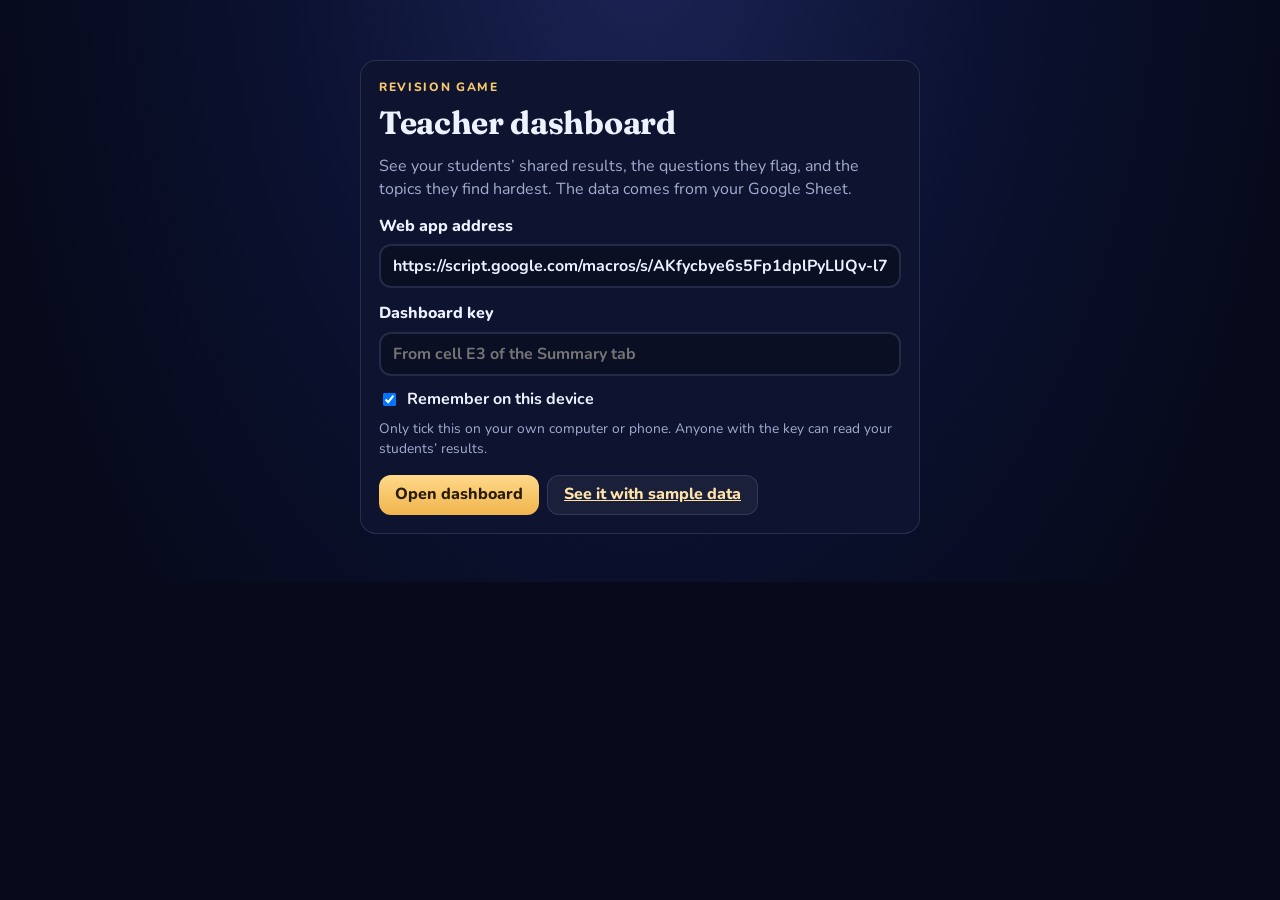
<file: teacher.html>
<!doctype html>
<html lang="en-GB">
<head>
<meta charset="utf-8">
<meta name="viewport" content="width=device-width, initial-scale=1">
<meta name="robots" content="noindex">
<meta name="theme-color" content="#060a1a">
<title>Teacher Dashboard</title>
<link rel="preconnect" href="https://fonts.googleapis.com">
<link rel="preconnect" href="https://fonts.gstatic.com" crossorigin>
<link href="https://fonts.googleapis.com/css2?family=Fraunces:opsz,wght@9..144,600;9..144,700&family=Nunito:wght@500;700;800&display=swap" rel="stylesheet">
<style>
/* Same palette as the game. The dashboard is dark only, like the game. */
:root{
  --bg:#060a1a; --panel:#0e1430; --panel2:rgba(255,255,255,.05); --line:rgba(170,185,255,.16);
  --text:#eef1ff; --muted:#a3abd0; --gold:#f6c86b; --gold2:#ffe2a6; --teal:#5fe0b5; --coral:#ff7d7d; --violet:#8f7bff;
  --r:16px;
}
*{box-sizing:border-box}
html,body{margin:0;background:var(--bg);color:var(--text);font-family:'Nunito',system-ui,-apple-system,'Segoe UI',Roboto,sans-serif;font-size:16px;line-height:1.45}
body{background:radial-gradient(ellipse at 50% -10%,#1b2556 0%,#0b1130 40%,#060a1a 75%) fixed}
h1,h2,h3{font-family:'Fraunces',Georgia,serif;font-weight:700;letter-spacing:-.01em;margin:0}
button,input,select{font:inherit;color:inherit}
button{cursor:pointer;border:0;background:none}
a{color:var(--gold2)}
.wrap{max-width:1100px;margin:0 auto;padding:20px 16px 48px}
.top{display:flex;flex-wrap:wrap;align-items:center;gap:10px 16px;margin-bottom:16px}
.top h1{font-size:1.6rem;flex:1 1 auto}
.eyebrow{font-size:.75rem;letter-spacing:.14em;text-transform:uppercase;color:var(--gold);font-weight:800}
.muted{color:var(--muted)} .small{font-size:.86rem}
.panel{background:var(--panel);border:1px solid var(--line);border-radius:var(--r);padding:18px}
.btn{display:inline-flex;align-items:center;justify-content:center;gap:6px;min-height:40px;padding:0 16px;border-radius:12px;font-weight:800;background:var(--panel2);border:1px solid var(--line)}
.btn:hover{border-color:rgba(246,200,107,.5)}
.btn.primary{background:linear-gradient(180deg,#ffd98a,#f0b44c);color:#2a1c00;border:0}
.btn.small{min-height:32px;padding:0 12px;font-size:.85rem}
.btn:disabled{opacity:.5;cursor:default}
label{display:block;font-weight:800;margin:14px 0 6px}
input[type=text],input[type=password],select{width:100%;height:44px;border-radius:12px;border:2px solid var(--line);background:rgba(0,0,0,.25);padding:0 12px;outline:none;font-weight:700}
input:focus,select:focus{border-color:var(--gold)}
.check{display:flex;align-items:center;gap:8px;font-weight:700;margin-top:12px}
.err{margin-top:12px;padding:10px 12px;border-radius:10px;background:rgba(255,125,125,.12);color:#ffc4c4}
.connect{max-width:560px;margin:40px auto 0}
.connect p{margin:8px 0}
.bar{display:flex;flex-wrap:wrap;gap:8px;align-items:center;margin-bottom:14px}
.bar .grow{flex:1 1 auto}
.tabs{display:flex;gap:6px;overflow-x:auto;margin-bottom:16px;padding-bottom:2px}
.tab{padding:8px 14px;border-radius:999px;font-weight:800;color:var(--muted);white-space:nowrap;border:1px solid transparent}
.tab.on{color:var(--text);background:var(--panel2);border-color:var(--line)}
.badge{display:inline-block;min-width:20px;padding:0 6px;margin-left:4px;border-radius:999px;background:var(--coral);color:#2a0606;font-size:.75rem;text-align:center}
.tiles{display:grid;grid-template-columns:repeat(auto-fit,minmax(150px,1fr));gap:10px;margin-bottom:16px}
.tile{background:var(--panel);border:1px solid var(--line);border-radius:14px;padding:12px 14px}
.tile b{display:block;font-family:'Fraunces',Georgia,serif;font-size:1.7rem;line-height:1.1}
.tile span{color:var(--muted);font-size:.85rem;font-weight:700}
.grid2{display:grid;grid-template-columns:repeat(auto-fit,minmax(320px,1fr));gap:14px}
.panel h2{font-size:1.15rem;margin-bottom:10px}
.tbl{width:100%;overflow-x:auto}
table{width:100%;border-collapse:collapse;font-size:.92rem}
th{text-align:left;font-size:.75rem;letter-spacing:.06em;text-transform:uppercase;color:var(--muted);font-weight:800;padding:6px 8px;border-bottom:1px solid var(--line);white-space:nowrap}
td{padding:7px 8px;border-bottom:1px solid rgba(170,185,255,.08);vertical-align:top}
td.n,th.n{text-align:right;white-space:nowrap}
tr.click{cursor:pointer}
tr.click:hover td{background:rgba(255,255,255,.035)}
.pct{font-weight:800}
.pct.lo{color:var(--coral)} .pct.mid{color:var(--gold)} .pct.hi{color:var(--teal)}
.code{font-weight:800;color:var(--gold2);white-space:nowrap}
.q mark,.q b{background:none;color:var(--gold2);font-weight:800}
.wrong{color:#ffb3b3;text-decoration:line-through;text-decoration-color:rgba(255,125,125,.6)}
.flag{border:1px solid var(--line);border-radius:14px;padding:12px 14px;margin-bottom:10px;background:var(--panel)}
.flag.done{opacity:.55}
.flag-head{display:flex;flex-wrap:wrap;gap:4px 12px;align-items:baseline;margin-bottom:6px}
.flag-head .who{font-weight:800}
.flag .q{font-weight:700;margin:4px 0}
.note{margin-top:8px;padding:8px 12px;border-left:3px solid var(--violet);background:rgba(143,123,255,.1);border-radius:0 10px 10px 0}
.flag-foot{display:flex;justify-content:flex-end;margin-top:8px}
.empty{padding:22px;text-align:center;color:var(--muted)}
.demo{margin-bottom:14px;padding:8px 12px;border-radius:10px;background:rgba(95,224,181,.12);color:#c9fbe9;font-weight:700}
.back{margin-bottom:12px}
.sub{margin:18px 0 8px;font-size:1rem}
.bar-cell{display:flex;align-items:center;gap:8px}
.meter{flex:1 1 60px;min-width:40px;height:6px;border-radius:3px;background:rgba(255,255,255,.08);overflow:hidden}
.meter i{display:block;height:100%;background:var(--gold)}
@media (max-width:560px){ .top h1{font-size:1.3rem} td,th{padding:6px 5px} .hide-sm{display:none} }
</style>
</head>
<body>
<div class="wrap" id="app"></div>
<script>
/* Teacher dashboard for the revision game.
   Reads the teacher's Google Sheet through its Apps Script web app (teacher-sheet/Code.gs), which only answers
   when the request carries the dashboard key. The key stays in this browser (only if "Remember" is ticked)
   and is sent in the body of the request, never in the address. ?demo shows made-up data. */
const DEFAULT_URL = 'https://script.google.com/macros/s/AKfycbye6s5Fp1dplPyLlJQv-l7Q-Mc8zMkgxBu34xU2jxJL7uxx8VXUn1ThVndrDnS0K_YmeA/exec';
const LS = 'efTeacher.v1';
const DEMO = new URLSearchParams(location.search).has('demo');
const $ = s => document.querySelector(s);
const esc = s => String(s == null ? '' : s).replace(/[&<>"']/g, c => ({ '&': '&amp;', '<': '&lt;', '>': '&gt;', '"': '&quot;', "'": '&#39;' })[c]);

let cfg = { url: DEFAULT_URL, key: '', remember: true };
try { Object.assign(cfg, JSON.parse(localStorage.getItem(LS) || '{}')); } catch (e) {}
const saveCfg = () => { try { localStorage.setItem(LS, JSON.stringify(cfg.remember ? cfg : { url: cfg.url, remember: false })); } catch (e) {} };

let D = null;              // the data, tidied
let view = { tab: 'overview', days: 30, showDone: false, student: null, topic: null };
let busy = false, error = '';

/* ---------- talking to the Sheet ---------- */
async function call(body){
  const r = await fetch(cfg.url, { method: 'POST', headers: { 'Content-Type': 'text/plain;charset=utf-8' }, body: JSON.stringify(body) });
  const t = await r.text();
  try { return JSON.parse(t); } catch (e) { throw new Error(t.trim() === 'ignored' ? 'old' : 'notjson'); }
}
async function load(){
  busy = true; error = ''; render();
  try {
    const d = DEMO ? demoData() : await call({ v: 2, type: 'dash', key: cfg.key });
    if (!d.ok){ error = d.error === 'key' ? 'That dashboard key is not right. Check cell E3 of the Summary tab in your Sheet.' : 'The Sheet sent back an error.'; D = null; }
    else { D = tidy(d); saveCfg(); }
  } catch (e){
    D = null;
    error = e.message === 'old' ? 'The Sheet’s script is the old version, which cannot send data to the dashboard. Paste the new Code.gs into Apps Script, run setup, and deploy a new version (see SETUP.md).'
      : e.message === 'notjson' ? 'That address did not answer like the revision game’s Sheet. Check the web app address.'
      : 'Could not reach the Sheet. Check your internet connection and the web app address.';
  }
  busy = false; render();
}
async function setDone(id, done){
  const f = D.flags.find(x => x.id === id); if (!f) return;
  f.done = done; render();
  if (DEMO) return;
  try { const r = await call({ v: 2, type: 'done', key: cfg.key, flag: id, done }); if (!r.ok) throw 0; }
  catch (e){ f.done = !done; render(); alert('Could not update the Sheet. Try again.'); }
}

/* ---------- shaping the rows ---------- */
const nameKey = n => String(n).trim().toLowerCase().replace(/\s+/g, ' ');
function tidy(d){
  const titles = {};
  const rounds = (d.rounds || []).map(r => ({ at: new Date(r[0]), name: String(r[1]).trim(), sec: r[2], topic: String(r[3]), title: r[4], game: r[5], c: +r[6] || 0, t: +r[7] || 0, pct: +r[8] || 0, secs: +r[9] || 0 }))
    .filter(r => r.name && !isNaN(r.at));
  rounds.forEach(r => { if (r.topic && r.topic !== 'Mixed' && r.title) titles[r.topic] = r.title; });
  const mistakes = (d.mistakes || []).map(r => ({ at: new Date(r[0]), name: String(r[1]).trim(), sec: r[2], topic: String(r[3] || ''), q: String(r[4] || ''), a: String(r[5] || '') }))
    .filter(r => r.name && r.q && !isNaN(r.at));
  const flags = (d.flags || []).map(r => ({ at: new Date(r[0]), name: String(r[1]).trim(), sec: r[2], topic: String(r[3] || ''), title: r[4], q: String(r[5] || ''), a: String(r[6] || ''), ok: r[7] === 'yes', note: String(r[8] || ''), qid: r[9], done: r[10] === true || r[10] === 'TRUE', id: String(r[11] || '') }))
    .filter(r => r.name && !isNaN(r.at));
  flags.forEach(f => { if (f.topic && f.title) titles[f.topic] = titles[f.topic] || f.title; });
  return { rounds, mistakes, flags, titles, sheet: d.sheet || '', url: d.url || '', keepDays: d.keepDays, loaded: new Date() };
}
const since = () => view.days ? Date.now() - view.days * 864e5 : 0;
const inRange = r => r.at.getTime() >= since();
const avg = a => a.length ? a.reduce((s, x) => s + x, 0) / a.length : 0;
const topicName = c => D.titles[c] || '';

function students(){
  const by = {};
  D.rounds.filter(inRange).forEach(r => {
    const k = nameKey(r.name), s = by[k] = by[k] || { k, name: r.name, games: 0, secs: 0, pcts: [], last: r.at, topics: new Set() };
    s.games++; s.secs += r.secs; s.pcts.push(r.pct); s.topics.add(r.topic);
    if (r.at >= s.last){ s.last = r.at; s.name = r.name; }
  });
  D.flags.filter(f => !f.done).forEach(f => { const s = by[nameKey(f.name)]; if (s) s.open = (s.open || 0) + 1; });
  return Object.values(by).map(s => ({ ...s, avg: avg(s.pcts) })).sort((a, b) => b.last - a.last);
}
function topics(filter){
  const by = {};
  D.rounds.filter(inRange).filter(filter || (() => true)).forEach(r => {
    if (!r.topic || r.topic === 'Mixed') return;
    const t = by[r.topic] = by[r.topic] || { code: r.topic, sec: r.sec, games: 0, pcts: [], who: new Set() };
    t.games++; t.pcts.push(r.pct); t.who.add(nameKey(r.name));
  });
  return Object.values(by).map(t => ({ ...t, avg: avg(t.pcts) })).sort((a, b) => a.avg - b.avg);
}
function missed(filter){
  const by = {};
  D.mistakes.filter(inRange).filter(filter || (() => true)).forEach(m => {
    const k = m.topic + '|' + m.q, x = by[k] = by[k] || { topic: m.topic, q: m.q, n: 0, who: new Set(), answers: {} };
    x.n++; x.who.add(nameKey(m.name)); if (m.a) x.answers[m.a] = (x.answers[m.a] || 0) + 1;
  });
  return Object.values(by).sort((a, b) => b.n - a.n || b.who.size - a.who.size);
}

/* ---------- formatting ---------- */
const pct = p => `<span class="pct ${p < 60 ? 'lo' : p < 80 ? 'mid' : 'hi'}">${Math.round(p)}%</span>`;
const mins = s => s < 90 ? Math.round(s) + ' s' : Math.round(s / 60) + ' min';
function when(d){
  const m = (Date.now() - d) / 6e4;
  if (m < 60) return Math.max(1, Math.round(m)) + ' min ago';
  if (m < 1440) return Math.round(m / 60) + ' h ago';
  if (m < 1440 * 7) return Math.round(m / 1440) + ' d ago';
  return d.toLocaleDateString('en-GB', { day: 'numeric', month: 'short' });
}
const stamp = d => d.toLocaleString('en-GB', { day: 'numeric', month: 'short', hour: '2-digit', minute: '2-digit' });
const topicCell = c => c ? `<span class="code">${esc(c)}</span> ${esc(topicName(c))}` : '<span class="muted">Mixed</span>';
const answers = x => Object.entries(x.answers).sort((a, b) => b[1] - a[1]).slice(0, 3).map(([a, n]) => `<span class="wrong">${esc(a)}</span>${n > 1 ? ` <span class="muted">×${n}</span>` : ''}`).join(', ');
const table = (head, rows, empty) => rows.length
  ? `<div class="tbl"><table><thead><tr>${head}</tr></thead><tbody>${rows.join('')}</tbody></table></div>`
  : `<div class="empty">${empty}</div>`;

/* ---------- screens ---------- */
function render(){
  const app = $('#app');
  if (!D){ app.innerHTML = connectScreen(); return; }
  const open = D.flags.filter(f => !f.done).length;
  const tabs = [['overview', 'Overview'], ['flags', 'Flags' + (open ? `<span class="badge">${open}</span>` : '')], ['students', 'Students'], ['topics', 'Topics'], ['questions', 'Most-missed questions']];
  app.innerHTML = `
    <div class="top"><div><div class="eyebrow">Revision game</div><h1>Teacher dashboard</h1></div>
      <div class="muted small">${esc(D.sheet)}${D.url && !DEMO ? ` · <a href="${esc(D.url)}" target="_blank" rel="noopener">Open the Sheet</a>` : ''}<br>Loaded ${stamp(D.loaded)}</div></div>
    ${DEMO ? '<div class="demo">Sample data: these students and results are made up.</div>' : ''}
    <div class="bar">
      <select id="days" aria-label="Period" style="width:auto">
        ${[[7, 'Last 7 days'], [30, 'Last 30 days'], [90, 'Last 90 days'], [0, 'Everything kept']].map(([v, l]) => `<option value="${v}" ${view.days === v ? 'selected' : ''}>${l}</option>`).join('')}
      </select>
      <span class="grow"></span>
      <button class="btn small" data-act="refresh" ${busy ? 'disabled' : ''}>${busy ? 'Loading…' : 'Refresh'}</button>
      ${DEMO ? '' : '<button class="btn small" data-act="forget">Sign out on this device</button>'}
    </div>
    <div class="tabs" role="tablist">${tabs.map(([k, l]) => `<button class="tab ${view.tab === k ? 'on' : ''}" data-tab="${k}" role="tab">${l}</button>`).join('')}</div>
    <div id="body">${({ overview, flags: flagsView, students: studentsView, topics: topicsView, questions: questionsView })[view.tab]()}</div>`;
}

function connectScreen(){
  return `<div class="connect panel">
    <div class="eyebrow">Revision game</div><h1 style="margin:4px 0 8px">Teacher dashboard</h1>
    <p class="muted">See your students’ shared results, the questions they flag, and the topics they find hardest. The data comes from your Google Sheet.</p>
    <label for="url">Web app address</label>
    <input id="url" type="text" value="${esc(cfg.url)}" autocomplete="off" spellcheck="false">
    <label for="key">Dashboard key</label>
    <input id="key" type="password" value="${esc(cfg.key)}" autocomplete="off" spellcheck="false" placeholder="From cell E3 of the Summary tab">
    <label class="check"><input type="checkbox" id="remember" ${cfg.remember ? 'checked' : ''}> Remember on this device</label>
    <p class="muted small">Only tick this on your own computer or phone. Anyone with the key can read your students’ results.</p>
    ${error ? `<div class="err">${esc(error)}</div>` : ''}
    <div style="display:flex;gap:8px;flex-wrap:wrap;margin-top:16px">
      <button class="btn primary" data-act="connect" ${busy ? 'disabled' : ''}>${busy ? 'Loading…' : 'Open dashboard'}</button>
      <a class="btn" href="?demo">See it with sample data</a>
    </div></div>`;
}

function overview(){
  const R = D.rounds.filter(inRange), S = students(), T = topics().filter(t => t.games >= 2).slice(0, 6), open = D.flags.filter(f => !f.done);
  const recent = R.slice().sort((a, b) => b.at - a.at).slice(0, 10);
  return `
    <div class="tiles">
      <div class="tile"><b>${S.length}</b><span>students active</span></div>
      <div class="tile"><b>${R.length}</b><span>games played</span></div>
      <div class="tile"><b>${Math.round(R.reduce((s, r) => s + r.secs, 0) / 60)}</b><span>minutes played</span></div>
      <div class="tile"><b>${R.length ? Math.round(avg(R.map(r => r.pct))) + '%' : '–'}</b><span>average score</span></div>
      <div class="tile"><b>${open.length}</b><span>flags to look at</span></div>
    </div>
    <div class="grid2">
      <div class="panel"><h2>Recent games</h2>
        ${table('<th>Student</th><th>Topic</th><th class="n">Score</th><th class="n">When</th>',
          recent.map(r => `<tr class="click" data-student="${esc(nameKey(r.name))}"><td>${esc(r.name)}</td><td>${topicCell(r.topic === 'Mixed' ? '' : r.topic)}<div class="muted small">${esc(r.game || r.title)}</div></td><td class="n">${pct(r.pct)}<div class="muted small">${r.c}/${r.t}</div></td><td class="n muted">${when(r.at)}</td></tr>`),
          'No games in this period.')}
      </div>
      <div class="panel"><h2>Weakest topics</h2>
        ${table('<th>Topic</th><th class="n">Games</th><th class="n">Average</th>',
          T.map(t => `<tr class="click" data-topic="${esc(t.code)}"><td>${topicCell(t.code)}</td><td class="n">${t.games}</td><td class="n">${pct(t.avg)}</td></tr>`),
          'Not enough games yet.')}
        ${open.length ? `<p style="margin:14px 0 0"><button class="btn small" data-tab="flags">${open.length} flag${open.length === 1 ? '' : 's'} to look at →</button></p>` : ''}
      </div>
    </div>`;
}

function flagCard(f){
  return `<div class="flag ${f.done ? 'done' : ''}">
    <div class="flag-head"><span class="who">${esc(f.name)}</span><span class="muted small">${stamp(f.at)}</span><span class="small">${topicCell(f.topic)}</span></div>
    <div class="q">${esc(f.q)}</div>
    ${f.a ? `<div class="small">Their answer: <span class="${f.ok ? '' : 'wrong'}">${esc(f.a)}</span>${f.ok ? ' <span class="muted">(marked correct)</span>' : ''}</div>` : `<div class="small muted">${f.ok ? 'They got this one right.' : ''}</div>`}
    ${f.note ? `<div class="note">${esc(f.note)}</div>` : ''}
    <div class="flag-foot">${f.id ? `<button class="btn small" data-done="${esc(f.id)}" data-val="${f.done ? 0 : 1}">${f.done ? 'Mark as not done' : 'Mark as done'}</button>` : ''}</div>
  </div>`;
}
function flagsView(list){
  const all = (list || D.flags).slice().sort((a, b) => b.at - a.at);
  const open = all.filter(f => !f.done), done = all.filter(f => f.done);
  return `${open.length ? open.map(flagCard).join('') : '<div class="empty">No flags waiting. Students can flag a question from the answer box when sharing is on.</div>'}
    ${done.length ? `<p><button class="btn small" data-act="toggleDone">${view.showDone ? 'Hide' : 'Show'} ${done.length} done</button></p>${view.showDone ? done.map(flagCard).join('') : ''}` : ''}
    <p class="muted small">Flags are shown whatever the period. Like everything in the Sheet, they are deleted after ${D.keepDays || 180} days.</p>`;
}

function studentsView(){
  if (view.student) return studentDetail(view.student);
  const S = students();
  return `<div class="panel">${table('<th>Student</th><th class="n">Games</th><th class="n hide-sm">Time</th><th class="n">Average</th><th class="n hide-sm">Topics</th><th class="n">Last played</th>',
    S.map(s => `<tr class="click" data-student="${esc(s.k)}"><td><b>${esc(s.name)}</b>${s.open ? `<span class="badge" title="Flags to look at">${s.open}</span>` : ''}</td><td class="n">${s.games}</td><td class="n hide-sm">${mins(s.secs)}</td><td class="n">${pct(s.avg)}</td><td class="n hide-sm">${s.topics.size}</td><td class="n muted">${when(s.last)}</td></tr>`),
    'No one has shared results in this period.')}
    <p class="muted small" style="margin:10px 0 0">Students are grouped by the name they typed, ignoring capitals. Someone who changes their name shows up twice.</p></div>`;
}
function studentDetail(k){
  const mine = r => nameKey(r.name) === k;
  const R = D.rounds.filter(inRange).filter(mine).sort((a, b) => b.at - a.at);
  const name = (R[0] || D.flags.find(mine) || { name: k }).name;
  const T = topics(mine), M = missed(mine).slice(0, 30), F = D.flags.filter(mine);
  return `<button class="btn small back" data-back="student">← All students</button>
    <h2 style="margin-bottom:12px">${esc(name)}</h2>
    <div class="tiles">
      <div class="tile"><b>${R.length}</b><span>games</span></div>
      <div class="tile"><b>${mins(R.reduce((s, r) => s + r.secs, 0))}</b><span>played</span></div>
      <div class="tile"><b>${R.length ? Math.round(avg(R.map(r => r.pct))) + '%' : '–'}</b><span>average score</span></div>
      <div class="tile"><b>${R[0] ? when(R[0].at) : '–'}</b><span>last played</span></div>
    </div>
    <div class="grid2">
      <div class="panel"><h2>Topics, weakest first</h2>${table('<th>Topic</th><th class="n">Games</th><th class="n">Average</th>',
        T.map(t => `<tr class="click" data-topic="${esc(t.code)}"><td>${topicCell(t.code)}</td><td class="n">${t.games}</td><td class="n">${pct(t.avg)}</td></tr>`), 'No single-topic games in this period.')}</div>
      <div class="panel"><h2>Recent games</h2>${table('<th>Topic</th><th class="n">Score</th><th class="n">When</th>',
        R.slice(0, 15).map(r => `<tr><td>${topicCell(r.topic === 'Mixed' ? '' : r.topic)}<div class="muted small">${esc(r.game || r.title)}</div></td><td class="n">${pct(r.pct)}<div class="muted small">${r.c}/${r.t}</div></td><td class="n muted">${when(r.at)}</td></tr>`), 'No games in this period.')}</div>
    </div>
    <h3 class="sub">Questions they got wrong</h3>
    <div class="panel">${table('<th>Topic</th><th>Question (correct answer)</th><th>They wrote</th><th class="n">Times</th>',
      M.map(x => `<tr><td class="code">${esc(x.topic)}</td><td class="q">${esc(x.q)}</td><td>${answers(x)}</td><td class="n">${x.n}</td></tr>`), 'No mistakes in this period.')}</div>
    ${F.length ? `<h3 class="sub">Their flags</h3>${F.slice().sort((a, b) => b.at - a.at).map(flagCard).join('')}` : ''}`;
}

function topicsView(){
  if (view.topic) return topicDetail(view.topic);
  const T = topics();
  return `<div class="panel">${table('<th>Topic</th><th class="hide-sm">Section</th><th class="n">Games</th><th class="n">Students</th><th class="n">Average</th>',
    T.map(t => `<tr class="click" data-topic="${esc(t.code)}"><td>${topicCell(t.code)}</td><td class="hide-sm muted">${esc(t.sec)}</td><td class="n">${t.games}</td><td class="n">${t.who.size}</td><td class="n"><div class="bar-cell"><span class="meter"><i style="width:${Math.round(t.avg)}%"></i></span>${pct(t.avg)}</div></td></tr>`),
    'No single-topic games in this period.')}
    <p class="muted small" style="margin:10px 0 0">Weakest first. Mixed revision, weak spots and mistakes reviews cover several topics, so they are left out here; their wrong answers still count under Most-missed questions.</p></div>`;
}
function topicDetail(c){
  const here = r => r.topic === c;
  const R = D.rounds.filter(inRange).filter(here);
  const by = {};
  R.forEach(r => { const k = nameKey(r.name), s = by[k] = by[k] || { k, name: r.name, pcts: [], last: r.at }; s.pcts.push(r.pct); if (r.at >= s.last){ s.last = r.at; s.name = r.name; } });
  const S = Object.values(by).map(s => ({ ...s, avg: avg(s.pcts) })).sort((a, b) => a.avg - b.avg);
  const M = missed(here).slice(0, 40);
  return `<button class="btn small back" data-back="topic">← All topics</button>
    <h2 style="margin-bottom:12px">${topicCell(c)}</h2>
    <div class="grid2">
      <div class="panel"><h2>Students, weakest first</h2>${table('<th>Student</th><th class="n">Games</th><th class="n">Average</th>',
        S.map(s => `<tr class="click" data-student="${esc(s.k)}"><td>${esc(s.name)}</td><td class="n">${s.pcts.length}</td><td class="n">${pct(s.avg)}</td></tr>`), 'No games on this topic in this period.')}</div>
      <div class="panel"><h2>Most-missed questions</h2>${table('<th>Question (correct answer)</th><th>Wrong answers</th><th class="n">Times</th>',
        M.map(x => `<tr><td class="q">${esc(x.q)}</td><td>${answers(x)}</td><td class="n">${x.n}<div class="muted small">${x.who.size} student${x.who.size === 1 ? '' : 's'}</div></td></tr>`), 'No mistakes on this topic in this period.')}</div>
    </div>`;
}

function questionsView(){
  const M = missed().slice(0, 60);
  return `<div class="panel">${table('<th>Topic</th><th>Question (correct answer)</th><th>Wrong answers</th><th class="n">Times</th>',
    M.map(x => `<tr><td>${x.topic ? `<span class="code click" data-topic="${esc(x.topic)}" style="cursor:pointer">${esc(x.topic)}</span>` : ''}</td><td class="q">${esc(x.q)}</td><td>${answers(x)}</td><td class="n">${x.n}<div class="muted small">${x.who.size} student${x.who.size === 1 ? '' : 's'}</div></td></tr>`),
    'No mistakes in this period.')}</div>`;
}

/* ---------- events ---------- */
document.addEventListener('click', ev => {
  const t = ev.target.closest('[data-act],[data-tab],[data-student],[data-topic],[data-done],[data-back]'); if (!t) return;
  if (t.dataset.tab){ view.tab = t.dataset.tab; view.student = view.topic = null; }
  else if (t.dataset.student){ view.tab = 'students'; view.student = t.dataset.student; }
  else if (t.dataset.topic){ view.tab = 'topics'; view.topic = t.dataset.topic; }
  else if (t.dataset.back){ view[t.dataset.back] = null; }
  else if (t.dataset.done){ setDone(t.dataset.done, t.dataset.val === '1'); return; }
  else switch (t.dataset.act){
    case 'connect':
      cfg.url = $('#url').value.trim(); cfg.key = $('#key').value.trim(); cfg.remember = $('#remember').checked;
      if (!/^https:\/\/script\.google\.com\/macros\/s\/[\w-]+\/exec$/.test(cfg.url)){ error = 'The web app address should start with https://script.google.com/macros/s/ and end with /exec.'; render(); return; }
      if (!cfg.key){ error = 'Please paste the dashboard key.'; render(); return; }
      load(); return;
    case 'refresh': load(); return;
    case 'forget': cfg.key = ''; saveCfg(); D = null; error = ''; break;
    case 'toggleDone': view.showDone = !view.showDone; break;
  }
  render(); window.scrollTo(0, 0);
});
document.addEventListener('change', ev => { if (ev.target.id === 'days'){ view.days = +ev.target.value; render(); } });
document.addEventListener('keydown', ev => { if (ev.key === 'Enter' && !D && (ev.target.id === 'key' || ev.target.id === 'url')) $('[data-act=connect]').click(); });

/* ---------- sample data for ?demo ---------- */
function demoData(){
  let seed = 7; const rnd = () => (seed = (seed * 16807) % 2147483647) / 2147483647, pick = a => a[Math.floor(rnd() * a.length)];
  const names = ['Ana', 'Bruno', 'Chiara', 'Daniel', 'Elif', 'Fatima', 'Giorgos', 'Hana', 'Ivan', 'Julia', 'Kenji', 'Lucía'];
  const T = [['9A', 'Present perfect + yet, just, already', 'Grammar', [['Have you finished your homework ___? (yet)', 'already'], ['I’ve ___ seen her. She left a minute ago. (just)', 'yet']]],
    ['9B', 'Present perfect + for and since', 'Grammar', [['I’ve lived here since 2010.', 'for 2010'], ['She’s worked there for six months.', 'since six months']]],
    ['9C', 'Present perfect or past simple? (2)', 'Grammar', [['He was born in 1990.', 'has been born'], ['They got married last year.', 'have got married']]],
    ['10A', 'Expressing movement', 'Grammar', [['The ball went through the window.', 'across'], ['We walked across the bridge.', 'through']]],
    ['V9B', 'Fear; phrases with for and since', 'Vocabulary', [['I feel dizzy when I look down.', 'dizy'], ['She was terrified of spiders.', 'terrifying']]],
    ['V10A', 'Sports', 'Vocabulary', [['I play tennis on Saturdays.', 'do'], ['He goes cycling every day.', 'plays']]]];
  const games = ['Forge', 'Choice', 'Error hunt', 'Sort'], now = Date.now();
  const rounds = [], mistakes = [], flags = [];
  names.forEach((n, i) => {
    const skill = 0.55 + rnd() * 0.4, count = 3 + Math.floor(rnd() * 14);
    for (let j = 0; j < count; j++){
      const at = new Date(now - rnd() * 40 * 864e5), tp = pick(T), t = 10, c = Math.min(t, Math.round(t * (skill + (rnd() - .5) * .3)));
      rounds.push([at.toISOString(), n, tp[2], tp[0], tp[1], pick(games), c, t, Math.round(100 * c / t), 60 + Math.round(rnd() * 240), at.toISOString(), '']);
      for (let k = 0; k < t - c; k++){ const q = pick(tp[3]); mistakes.push([at.toISOString(), n, tp[2], tp[0], q[0], q[1]]); }
    }
  });
  [['Daniel', 0, 'I wrote "already" because the question means I expect it is done. Is that wrong?', false, 'already'],
   ['Elif', 1, '', false, 'for 2010'], ['Hana', 3, 'Is "across" also OK here?', true, 'through'], ['Ivan', 4, 'What does dizzy mean?', true, 'dizzy']]
    .forEach(([n, ti, note, ok, a], i) => { const tp = T[ti], at = new Date(now - (i + 1) * 9e6); flags.push([at.toISOString(), n, tp[2], tp[0], tp[1], tp[3][0][0], a, ok ? 'yes' : 'no', note, tp[0] + 'g1', i === 3, 'demo' + i]); });
  const sort = a => a.sort((x, y) => x[0] < y[0] ? -1 : 1);
  return { ok: true, version: 2, keepDays: 180, sheet: 'Sample class', url: '', rounds: sort(rounds), mistakes: sort(mistakes), flags };
}

if (DEMO || cfg.key) load(); else render();
</script>
</body>
</html>
</file>
